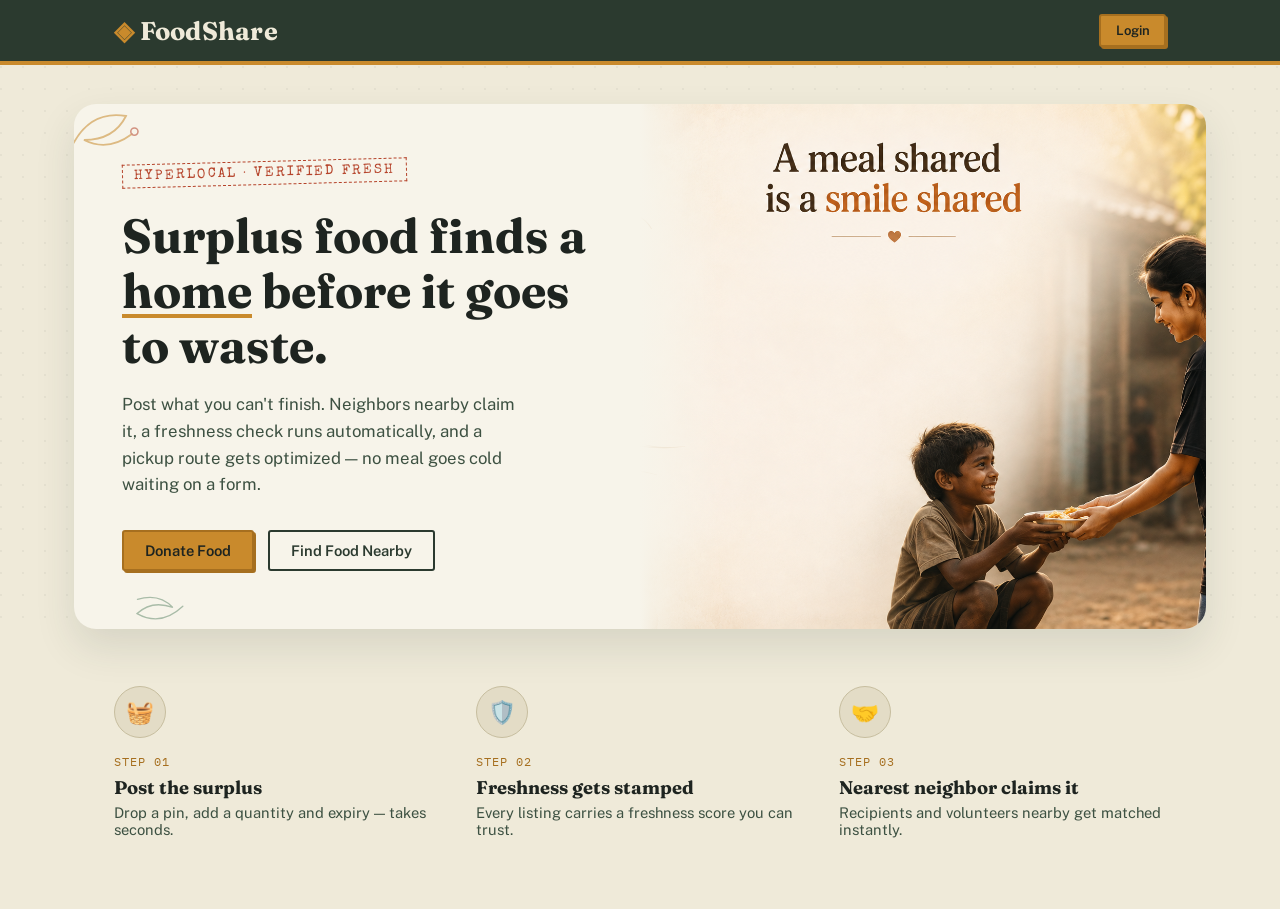
<file: frontend/index.html>
<!DOCTYPE html>
<html lang="en">
<head>
  <meta charset="UTF-8" />
  <meta name="viewport" content="width=device-width, initial-scale=1.0" />
  <title>FoodShare — Reduce Waste, Feed Your Block</title>
  <link rel="stylesheet" href="css/style.css?v=5">
</head>
<body>
  <nav class="site-nav">
    <div class="nav-inner">
      <a class="brand" href="index.html">FoodShare</a>
      <div class="nav-links">
        <a class="btn btn-outline btn-sm nav-protected" href="pages/browse.html" hidden>Browse Nearby</a>
        <a class="btn btn-outline btn-sm nav-protected" href="pages/donate.html" hidden>Donate Food</a>
        <div id="auth-area"></div>
      </div>
    </div>
  </nav>

  <div class="hero-wrap">
    <div class="hero-card">
      <div class="hero-text">
        <svg class="doodle doodle-leaf-tl" viewBox="0 0 100 100" fill="none" xmlns="http://www.w3.org/2000/svg">
          <path d="M10 50 Q 25 20, 55 25 Q 45 45, 20 45 Q 40 55, 60 40" stroke="#C98A2C" stroke-width="1.5" stroke-linecap="round"/>
          <circle cx="62" cy="38" r="3" stroke="#B5432A" stroke-width="1.3" fill="none"/>
        </svg>
        <span class="hero-eyebrow">Hyperlocal &middot; Verified Fresh</span>
        <h1>Surplus food finds a <span class="underline">home</span> before it goes to waste.</h1>
        <p class="lead">
          Post what you can't finish. Neighbors nearby claim it, a freshness
          check runs automatically, and a pickup route gets optimized —
          no meal goes cold waiting on a form.
        </p>
        <div class="hero-actions">
          <a href="pages/donate.html" class="btn btn-primary">Donate Food</a>
          <a href="pages/browse.html" class="btn btn-ghost">Find Food Nearby</a>
        </div>
        <svg class="doodle doodle-leaf-bl" viewBox="0 0 100 100" fill="none" xmlns="http://www.w3.org/2000/svg">
          <path d="M10 50 Q 25 20, 55 25 Q 45 45, 20 45 Q 40 55, 60 40" stroke="#6B8F71" stroke-width="1.5" stroke-linecap="round"/>
        </svg>
      </div>
      <div class="hero-photo-side"></div>
    </div>
  </div>

  <section class="strip">
    <div class="strip-inner">
      <div class="strip-item">
        <div class="step-icon">🧺</div>
        <div class="strip-label">Step 01</div>
        <h3>Post the surplus</h3>
        <p>Drop a pin, add a quantity and expiry — takes seconds.</p>
      </div>
      <div class="strip-item">
        <div class="step-icon">🛡️</div>
        <div class="strip-label">Step 02</div>
        <h3>Freshness gets stamped</h3>
        <p>Every listing carries a freshness score you can trust.</p>
      </div>
      <div class="strip-item">
        <div class="step-icon">🤝</div>
        <div class="strip-label">Step 03</div>
        <h3>Nearest neighbor claims it</h3>
        <p>Recipients and volunteers nearby get matched instantly.</p>
      </div>
    </div>
  </section>

  <script src="js/api.js"></script>
  <script src="js/nav.js?v=3"></script>
  <script>initNavAuth("pages/login.html", "index.html");</script>
</body>
</html>
</file>
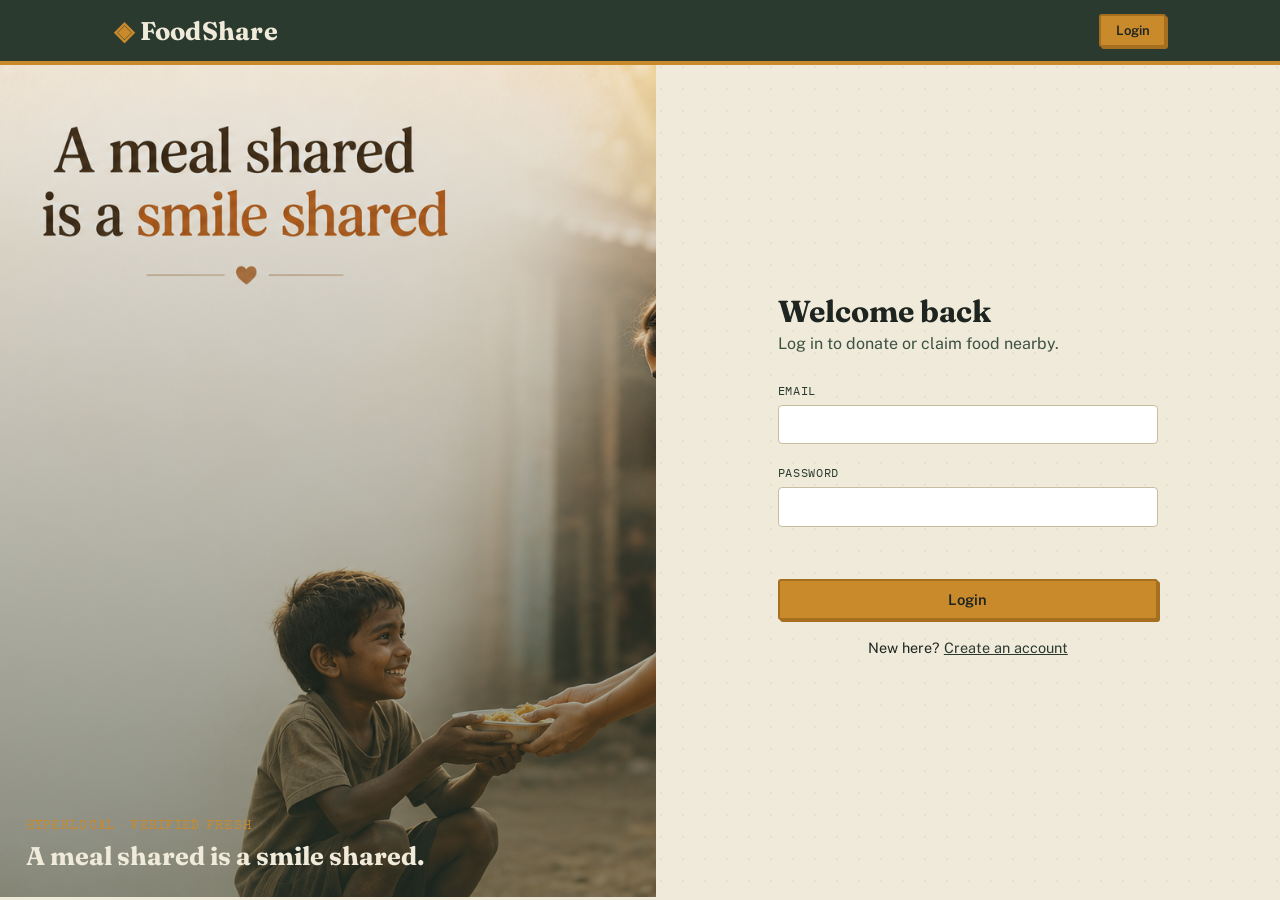
<file: frontend/pages/login.html>
<!DOCTYPE html>
<html lang="en">
<head>
  <meta charset="UTF-8" />
  <title>Login — FoodShare</title>
  <link rel="stylesheet" href="../css/style.css?v=5">
</head>
<body>
  <nav class="site-nav">
    <div class="nav-inner">
      <a class="brand" href="../index.html">FoodShare</a>
      <div class="nav-links">
        <a class="btn btn-outline btn-sm nav-protected" href="browse.html" hidden>Browse Nearby</a>
        <a class="btn btn-outline btn-sm nav-protected" href="donate.html" hidden>Donate Food</a>
        <div id="auth-area"></div>
      </div>
    </div>
  </nav>

  <div class="auth-split">
    <div class="auth-photo">
      <div class="auth-photo-caption">
        <span class="eyebrow">Hyperlocal &middot; Verified Fresh</span>
        <h2>A meal shared is a smile shared.</h2>
      </div>
    </div>
    <div class="auth-form-side">
      <div class="auth-inner">
        <h2 class="form-title">Welcome back</h2>
        <p class="subtext">Log in to donate or claim food nearby.</p>
        <form onsubmit="handleLogin(event)">
          <div class="field">
            <label for="email">Email</label>
            <input type="email" id="email" required>
          </div>
          <div class="field">
            <label for="password">Password</label>
            <input type="password" id="password" required>
          </div>
          <p id="error-msg" class="status-msg err"></p>
          <button type="submit" class="btn btn-primary btn-block">Login</button>
        </form>
        <p class="auth-switch">New here? <a href="signup.html">Create an account</a></p>
      </div>
    </div>
  </div>

  <script src="../js/api.js"></script>
  <script src="../js/auth.js?v=2"></script>
  <script src="../js/nav.js?v=3"></script>
  <script>initNavAuth("login.html", "../index.html");</script>
</body>
</html>
</file>
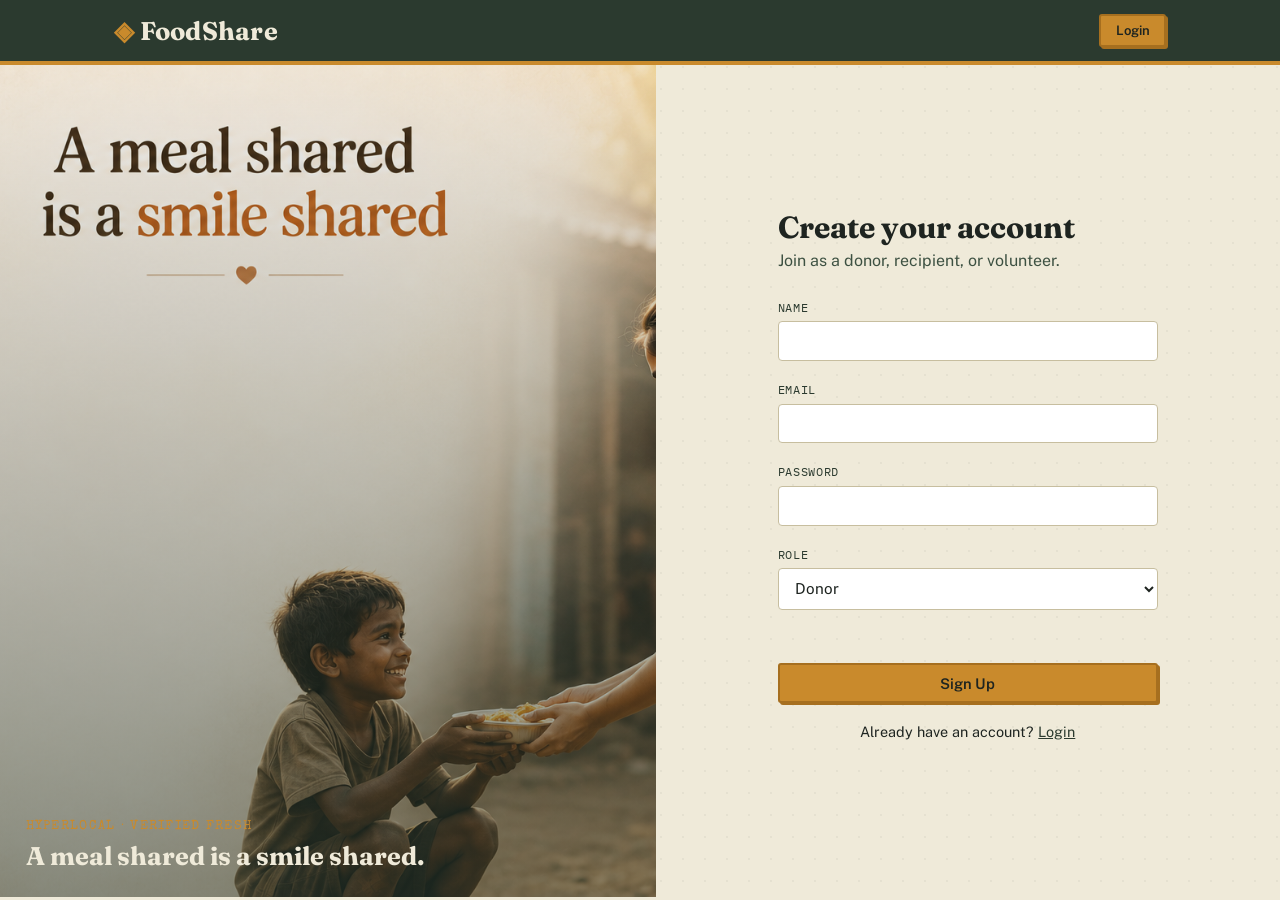
<file: frontend/pages/signup.html>
<!DOCTYPE html>
<html lang="en">
<head>
  <meta charset="UTF-8" />
  <title>Sign Up — FoodShare</title>
  <link rel="stylesheet" href="../css/style.css?v=5">
</head>
<body>
  <nav class="site-nav">
    <div class="nav-inner">
      <a class="brand" href="../index.html">FoodShare</a>
      <div class="nav-links">
        <a class="btn btn-outline btn-sm nav-protected" href="browse.html" hidden>Browse Nearby</a>
        <a class="btn btn-outline btn-sm nav-protected" href="donate.html" hidden>Donate Food</a>
        <div id="auth-area"></div>
      </div>
    </div>
  </nav>

  <div class="auth-split">
    <div class="auth-photo">
      <div class="auth-photo-caption">
        <span class="eyebrow">Hyperlocal &middot; Verified Fresh</span>
        <h2>A meal shared is a smile shared.</h2>
      </div>
    </div>
    <div class="auth-form-side">
      <div class="auth-inner">
        <h2 class="form-title">Create your account</h2>
        <p class="subtext">Join as a donor, recipient, or volunteer.</p>
        <form onsubmit="handleSignup(event)">
          <div class="field">
            <label for="name">Name</label>
            <input type="text" id="name" required>
          </div>
          <div class="field">
            <label for="email">Email</label>
            <input type="email" id="email" required>
          </div>
          <div class="field">
            <label for="password">Password</label>
            <input type="password" id="password" required>
          </div>
          <div class="field">
            <label for="role">Role</label>
            <select id="role">
              <option value="donor">Donor</option>
              <option value="recipient">Recipient</option>
              <option value="volunteer">Volunteer</option>
            </select>
          </div>
          <p id="error-msg" class="status-msg err"></p>
          <button type="submit" class="btn btn-primary btn-block">Sign Up</button>
        </form>
        <p class="auth-switch">Already have an account? <a href="login.html">Login</a></p>
      </div>
    </div>
  </div>

  <script src="../js/api.js"></script>
  <script src="../js/auth.js?v=2"></script>
  <script src="../js/nav.js?v=3"></script>
  <script>initNavAuth("login.html", "../index.html");</script>
</body>
</html>
</file>
<file: frontend/css/style.css>
/* ============================================================
   FoodShare — Community Bulletin design system
   Palette: kraft paper + moss + harvest gold, ticket/stamp motifs
   ============================================================ */

@import url('https://fonts.googleapis.com/css2?family=Fraunces:opsz,wght@9..144,400;9..144,600;9..144,700&family=Public+Sans:wght@400;500;600;700&family=IBM+Plex+Mono:wght@400;500;600&family=Special+Elite&display=swap');

:root {
  --ink: #1E2420;
  --moss: #2B3A2F;
  --moss-light: #3D5142;
  --sage: #6B8F71;
  --paper: #EFEAD9;
  --paper-dark: #E3DCC6;
  --card: #F7F4EA;
  --gold: #C98A2C;
  --gold-dark: #A66F1F;
  --stamp-red: #B5432A;
  --line: #C7BE9F;

  --font-display: 'Fraunces', Georgia, serif;
  --font-body: 'Public Sans', system-ui, -apple-system, sans-serif;
  --font-mono: 'IBM Plex Mono', ui-monospace, monospace;
  --font-stamp: 'Special Elite', 'Courier New', monospace;
}

* { box-sizing: border-box; }

/* Guarantee the hidden attribute always actually hides an element, even
   when a class like .btn sets its own `display` value — author rules
   normally beat the browser's built-in [hidden] behavior, so this needs
   !important to reliably win regardless of what else targets the element. */
[hidden] { display: none !important; }

body {
  margin: 0;
  font-family: var(--font-body);
  background: var(--paper);
  color: var(--ink);
  background-image:
    radial-gradient(circle at 1px 1px, rgba(43,58,47,0.05) 1px, transparent 0);
  background-size: 22px 22px;
}

a { color: var(--moss); }

/* ---------- Nav: wooden noticeboard header ---------- */
.site-nav {
  background: var(--moss);
  border-bottom: 4px solid var(--gold);
  padding: 0.9rem 0;
}
.site-nav .nav-inner {
  max-width: 1100px;
  margin: 0 auto;
  padding: 0 1.5rem;
  display: flex;
  align-items: center;
  justify-content: space-between;
}
.brand {
  font-family: var(--font-display);
  font-weight: 700;
  font-size: 1.6rem;
  color: var(--paper);
  text-decoration: none;
  letter-spacing: 0.01em;
}
.brand::before {
  content: "◈ ";
  color: var(--gold);
}
.nav-links { display: flex; gap: 0.6rem; }

/* ---------- Buttons: ticket-stub style ---------- */
.btn {
  font-family: var(--font-body);
  font-weight: 600;
  font-size: 0.92rem;
  padding: 0.62rem 1.3rem;
  border-radius: 3px;
  border: 2px solid transparent;
  cursor: pointer;
  text-decoration: none;
  display: inline-block;
  transition: transform 0.12s ease, box-shadow 0.12s ease;
}
.btn:active { transform: translateY(1px); }

.btn-primary {
  background: var(--gold);
  color: var(--ink);
  border-color: var(--gold-dark);
  box-shadow: 2px 2px 0 var(--gold-dark);
}
.btn-primary:hover { box-shadow: 3px 3px 0 var(--gold-dark); transform: translate(-1px,-1px); }

.btn-outline {
  background: transparent;
  color: var(--paper);
  border-color: var(--paper);
}
.btn-outline:hover { background: rgba(255,255,255,0.08); }

.btn-ghost {
  background: transparent;
  color: var(--moss);
  border-color: var(--moss);
}
.btn-ghost:hover { background: rgba(43,58,47,0.06); }

.btn-block { width: 100%; text-align: center; }
.btn-sm { padding: 0.42rem 0.9rem; font-size: 0.82rem; }

/* ---------- Hero ---------- */
.hero-wrap {
  max-width: 1180px;
  margin: 2.4rem auto 0;
  padding: 0 1.5rem;
}
.hero-card {
  position: relative;
  background: var(--card);
  border-radius: 22px;
  overflow: hidden;
  display: grid;
  grid-template-columns: 1fr 1fr;
  align-items: stretch;
  box-shadow: 0 18px 40px rgba(43,58,47,0.12);
}
.hero-text {
  position: relative;
  z-index: 2;
  padding: 3.6rem 2.2rem 3.6rem 3rem;
  display: flex;
  flex-direction: column;
  justify-content: center;
}
.hero-photo-side {
  position: relative;
  min-height: 420px;
  background-image: url('../assets/auth-hero.png');
  background-size: cover;
  background-position: 70% center;
}
.hero-photo-side::before {
  content: "";
  position: absolute;
  inset: 0;
  background: linear-gradient(90deg, var(--card) 0%, rgba(247,244,234,0) 14%);
}
.doodle {
  position: absolute;
  opacity: 0.55;
  z-index: 1;
  pointer-events: none;
}
.doodle-leaf-tl { top: -18px; left: -14px; width: 120px; }
.doodle-leaf-bl { bottom: -10px; left: 30px; width: 90px; transform: rotate(200deg); }

.hero-eyebrow {
  font-family: var(--font-stamp);
  color: var(--stamp-red);
  font-size: 0.85rem;
  letter-spacing: 0.14em;
  text-transform: uppercase;
  display: inline-block;
  border: 1px dashed var(--stamp-red);
  padding: 0.25rem 0.7rem;
  margin-bottom: 1.4rem;
  transform: rotate(-1.5deg);
  width: fit-content;
}
.hero-text h1 {
  font-family: var(--font-display);
  font-size: clamp(2.1rem, 4vw, 3rem);
  font-weight: 700;
  line-height: 1.15;
  margin: 0 0 1.1rem;
}
.hero-text h1 .underline { text-decoration: underline; text-decoration-color: var(--gold); text-underline-offset: 6px; }
.hero-text p.lead {
  font-size: 1.05rem;
  line-height: 1.6;
  color: var(--moss-light);
  max-width: 40ch;
  margin: 0 0 2rem;
}
.hero-actions { display: flex; gap: 0.9rem; flex-wrap: wrap; }

@media (max-width: 860px) {
  .hero-card { grid-template-columns: 1fr; }
  .hero-photo-side { min-height: 260px; order: -1; }
  .hero-photo-side::before { background: linear-gradient(180deg, rgba(247,244,234,0) 60%, var(--card) 100%); }
  .hero-text { padding: 2.2rem 1.6rem; }
}

/* ---------- How-it-works strip ---------- */
.strip {
  background: var(--paper);
}
.strip-inner {
  max-width: 1100px;
  margin: 0 auto;
  padding: 3.6rem 1.5rem 4.4rem;
  display: grid;
  grid-template-columns: repeat(auto-fit, minmax(220px, 1fr));
  gap: 2.2rem;
}
.strip-item { display: flex; flex-direction: column; align-items: flex-start; }
.step-icon {
  width: 52px; height: 52px;
  border-radius: 50%;
  background: var(--paper-dark);
  border: 1.5px solid var(--line);
  display: flex;
  align-items: center;
  justify-content: center;
  font-size: 1.4rem;
  margin-bottom: 1rem;
}
.strip-item .strip-label {
  font-family: var(--font-mono);
  font-size: 0.75rem;
  color: var(--gold-dark);
  letter-spacing: 0.08em;
  text-transform: uppercase;
  margin-bottom: 0.4rem;
}
.strip-item h3 {
  font-family: var(--font-display);
  font-size: 1.15rem;
  margin: 0 0 0.35rem;
}
.strip-item p { margin: 0; color: var(--moss-light); font-size: 0.92rem; }

/* ---------- Page banner (photo strip for inside pages) ---------- */
.page-banner {
  position: relative;
  height: 200px;
  background-size: cover;
  background-position: center;
  display: flex;
  align-items: flex-end;
}
.page-banner::after {
  content: "";
  position: absolute;
  inset: 0;
  background: linear-gradient(180deg, rgba(30,36,32,0.15) 0%, rgba(30,36,32,0.75) 100%);
}
.page-banner-text {
  position: relative;
  z-index: 1;
  max-width: 1100px;
  margin: 0 auto;
  width: 100%;
  padding: 0 1.5rem 1.4rem;
  color: var(--paper);
}
.page-banner-text h2 {
  font-family: var(--font-display);
  font-size: 1.9rem;
  margin: 0 0 0.2rem;
  color: var(--paper);
}
.page-banner-text p { margin: 0; color: rgba(239,234,217,0.88); font-size: 0.95rem; }
.banner-donate { background-image: url('https://images.unsplash.com/photo-1759003103614-11427d946af0?fm=jpg&q=70&w=1600&auto=format&fit=crop'); }
.banner-browse { background-image: url('https://images.unsplash.com/photo-1593113646773-028c64a8f1b8?fm=jpg&q=70&w=1600&auto=format&fit=crop'); }

/* ---------- Profile widget (nav) ---------- */
.profile-widget { position: relative; display: inline-block; }
.profile-icon {
  width: 38px; height: 38px;
  border-radius: 50%;
  background: var(--gold);
  color: var(--ink);
  border: 2px solid var(--gold-dark);
  font-family: var(--font-display);
  font-weight: 700;
  font-size: 1rem;
  cursor: pointer;
  display: flex;
  align-items: center;
  justify-content: center;
}
.profile-dropdown {
  position: absolute;
  right: 0;
  top: 48px;
  background: var(--card);
  border: 1px solid var(--line);
  border-radius: 6px;
  padding: 0.9rem;
  min-width: 210px;
  box-shadow: 0 10px 24px rgba(30,36,32,0.22);
  z-index: 30;
}
.profile-dropdown[hidden] { display: none; }
.profile-dropdown .profile-name {
  font-family: var(--font-display);
  font-size: 1rem;
  margin-bottom: 0.15rem;
}
.profile-dropdown .profile-email {
  font-size: 0.8rem;
  color: var(--moss-light);
  margin-bottom: 0.15rem;
  word-break: break-all;
}
.profile-dropdown .profile-role {
  font-family: var(--font-mono);
  font-size: 0.7rem;
  text-transform: uppercase;
  letter-spacing: 0.05em;
  color: var(--gold-dark);
  margin-bottom: 0.85rem;
}

/* ---------- Page containers ---------- */
.page {
  max-width: 1100px;
  margin: 0 auto;
  padding: 2.6rem 1.5rem 4rem;
}
.page h2 {
  font-family: var(--font-display);
  font-size: 2rem;
  margin: 0 0 0.3rem;
}
.page .subtext { color: var(--moss-light); margin: 0 0 2rem; }

.two-col {
  display: grid;
  grid-template-columns: 1fr 1fr;
  gap: 2.5rem;
  align-items: start;
}
@media (max-width: 860px) {
  .two-col { grid-template-columns: 1fr; }
}

/* ---------- Form (auth + donate) ---------- */
.form-card {
  background: var(--card);
  border: 1px solid var(--line);
  border-radius: 6px;
  padding: 2rem;
  box-shadow: 4px 4px 0 rgba(43,58,47,0.06);
}
.field { margin-bottom: 1.25rem; }
.field label {
  display: block;
  font-family: var(--font-mono);
  font-size: 0.78rem;
  text-transform: uppercase;
  letter-spacing: 0.05em;
  color: var(--moss);
  margin-bottom: 0.4rem;
}
.field input,
.field select {
  width: 100%;
  padding: 0.65rem 0.75rem;
  border: 1.5px solid var(--line);
  border-radius: 4px;
  background: #fff;
  font-family: var(--font-body);
  font-size: 0.95rem;
  color: var(--ink);
}
.field input:focus,
.field select:focus {
  outline: 3px solid rgba(201,138,44,0.35);
  outline-offset: 1px;
  border-color: var(--gold);
}
.hint { font-size: 0.82rem; color: var(--sage); margin: -0.6rem 0 1.2rem; }
.status-msg { font-size: 0.88rem; margin: 0 0 1rem; min-height: 1.2em; }
.status-msg.ok { color: var(--sage); }
.status-msg.err { color: var(--stamp-red); }
.auth-switch { text-align: center; margin-top: 1.2rem; font-size: 0.9rem; }

/* ---------- Map ---------- */
#map {
  height: 420px;
  width: 100%;
  border-radius: 6px;
  border: 3px solid var(--card);
  box-shadow: 0 0 0 1px var(--line);
}

/* ---------- Listing "ticket" cards ---------- */
.listings-column { display: flex; flex-direction: column; gap: 1rem; }

.ticket {
  position: relative;
  background: var(--card);
  border: 1.5px dashed var(--line);
  border-radius: 4px;
  padding: 1.1rem 1.2rem 1.1rem 1.3rem;
  display: flex;
  justify-content: space-between;
  gap: 1rem;
  align-items: flex-start;
}
.ticket::before {
  content: "";
  position: absolute;
  left: -7px; top: 50%;
  width: 14px; height: 14px;
  background: var(--paper);
  border: 1.5px dashed var(--line);
  border-radius: 50%;
  transform: translateY(-50%);
}
.ticket-main h3 {
  font-family: var(--font-display);
  font-size: 1.15rem;
  margin: 0 0 0.3rem;
}
.ticket-meta {
  font-family: var(--font-mono);
  font-size: 0.82rem;
  color: var(--moss-light);
  margin: 0 0 0.7rem;
}
.ticket-meta .dist { color: var(--gold-dark); font-weight: 600; }

/* Stamp badge — the signature element */
.stamp {
  flex-shrink: 0;
  width: 72px; height: 72px;
  border: 2.5px solid var(--stamp-red);
  border-radius: 50%;
  color: var(--stamp-red);
  font-family: var(--font-stamp);
  display: flex;
  align-items: center;
  justify-content: center;
  text-align: center;
  transform: rotate(-9deg);
  opacity: 0.88;
  line-height: 1;
  font-size: 0.68rem;
  padding: 4px;
}
.stamp .stamp-score { font-size: 1.05rem; display: block; margin-bottom: 1px; }

.empty-state {
  font-family: var(--font-mono);
  color: var(--moss-light);
  border: 1.5px dashed var(--line);
  border-radius: 4px;
  padding: 2rem 1.2rem;
  text-align: center;
  font-size: 0.92rem;
}

@media (max-width: 640px) {
  .hero { padding: 3rem 1.2rem 2.5rem; }
  .site-nav .nav-inner { flex-direction: column; gap: 0.8rem; align-items: flex-start; }
}

@media (prefers-reduced-motion: reduce) {
  * { transition: none !important; }
}

/* ---------- Auth split layout (photo panel + form) ---------- */
.auth-split {
  min-height: calc(100vh - 68px);
  display: grid;
  grid-template-columns: 1.05fr 1fr;
}
.auth-photo {
  position: relative;
  background-image: url('../assets/auth-hero.png');
  background-size: cover;
  background-position: 68% center;
  min-height: 320px;
}
.auth-photo::after {
  content: "";
  position: absolute;
  inset: 0;
  background: linear-gradient(180deg, rgba(43,58,47,0.05) 0%, rgba(43,58,47,0.55) 100%);
}
.auth-photo-caption {
  position: absolute;
  left: 1.6rem;
  bottom: 1.6rem;
  right: 1.6rem;
  z-index: 1;
  color: var(--paper);
}
.auth-photo-caption .eyebrow {
  font-family: var(--font-stamp);
  font-size: 0.8rem;
  letter-spacing: 0.1em;
  text-transform: uppercase;
  color: var(--gold);
  display: block;
  margin-bottom: 0.4rem;
}
.auth-photo-caption h2 {
  font-family: var(--font-display);
  font-size: 1.6rem;
  margin: 0;
  color: var(--paper);
  line-height: 1.25;
}

.auth-form-side {
  display: flex;
  align-items: center;
  justify-content: center;
  padding: 3rem 1.5rem;
}
.auth-form-side .auth-inner { width: 100%; max-width: 380px; }
.auth-form-side h2.form-title {
  font-family: var(--font-display);
  font-size: 1.9rem;
  margin: 0 0 0.3rem;
}
.auth-form-side .subtext { color: var(--moss-light); margin: 0 0 1.8rem; }

@media (max-width: 860px) {
  .auth-split { grid-template-columns: 1fr; }
  .auth-photo { min-height: 240px; }
}
</file>
